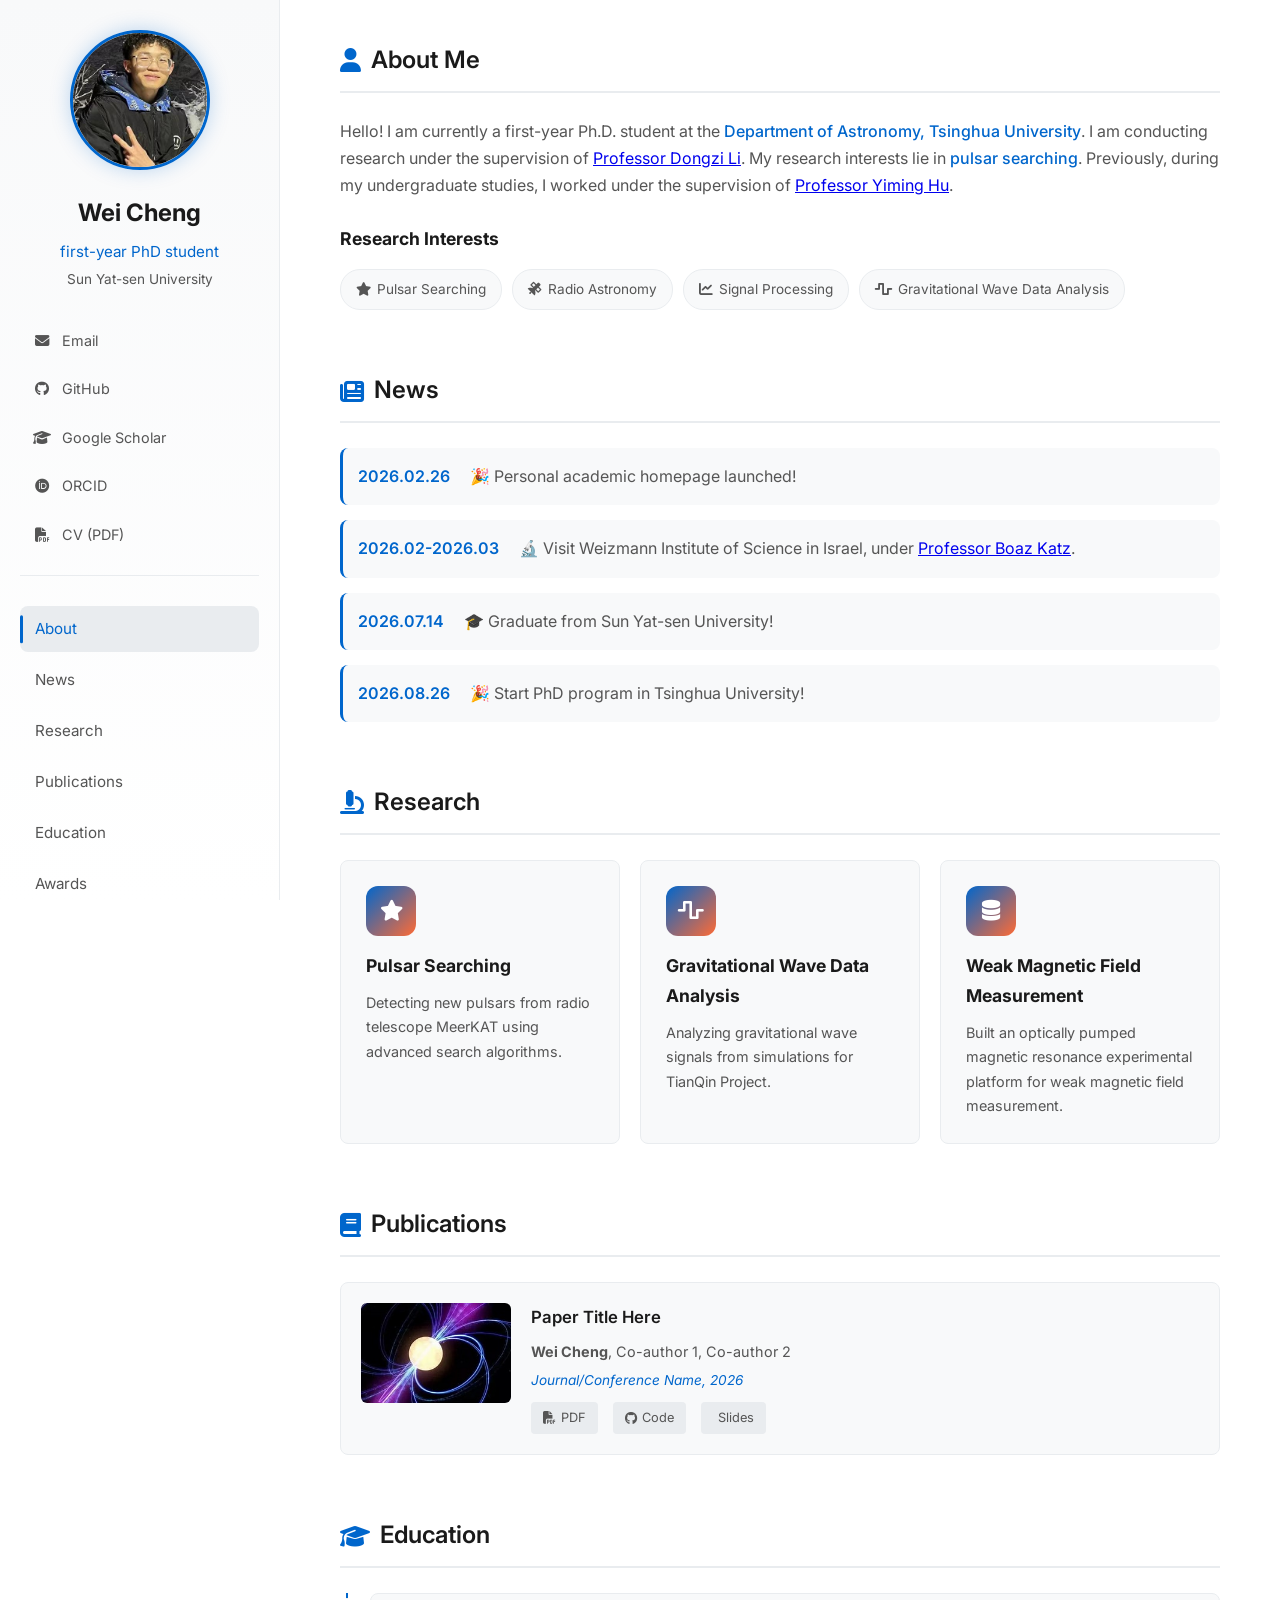
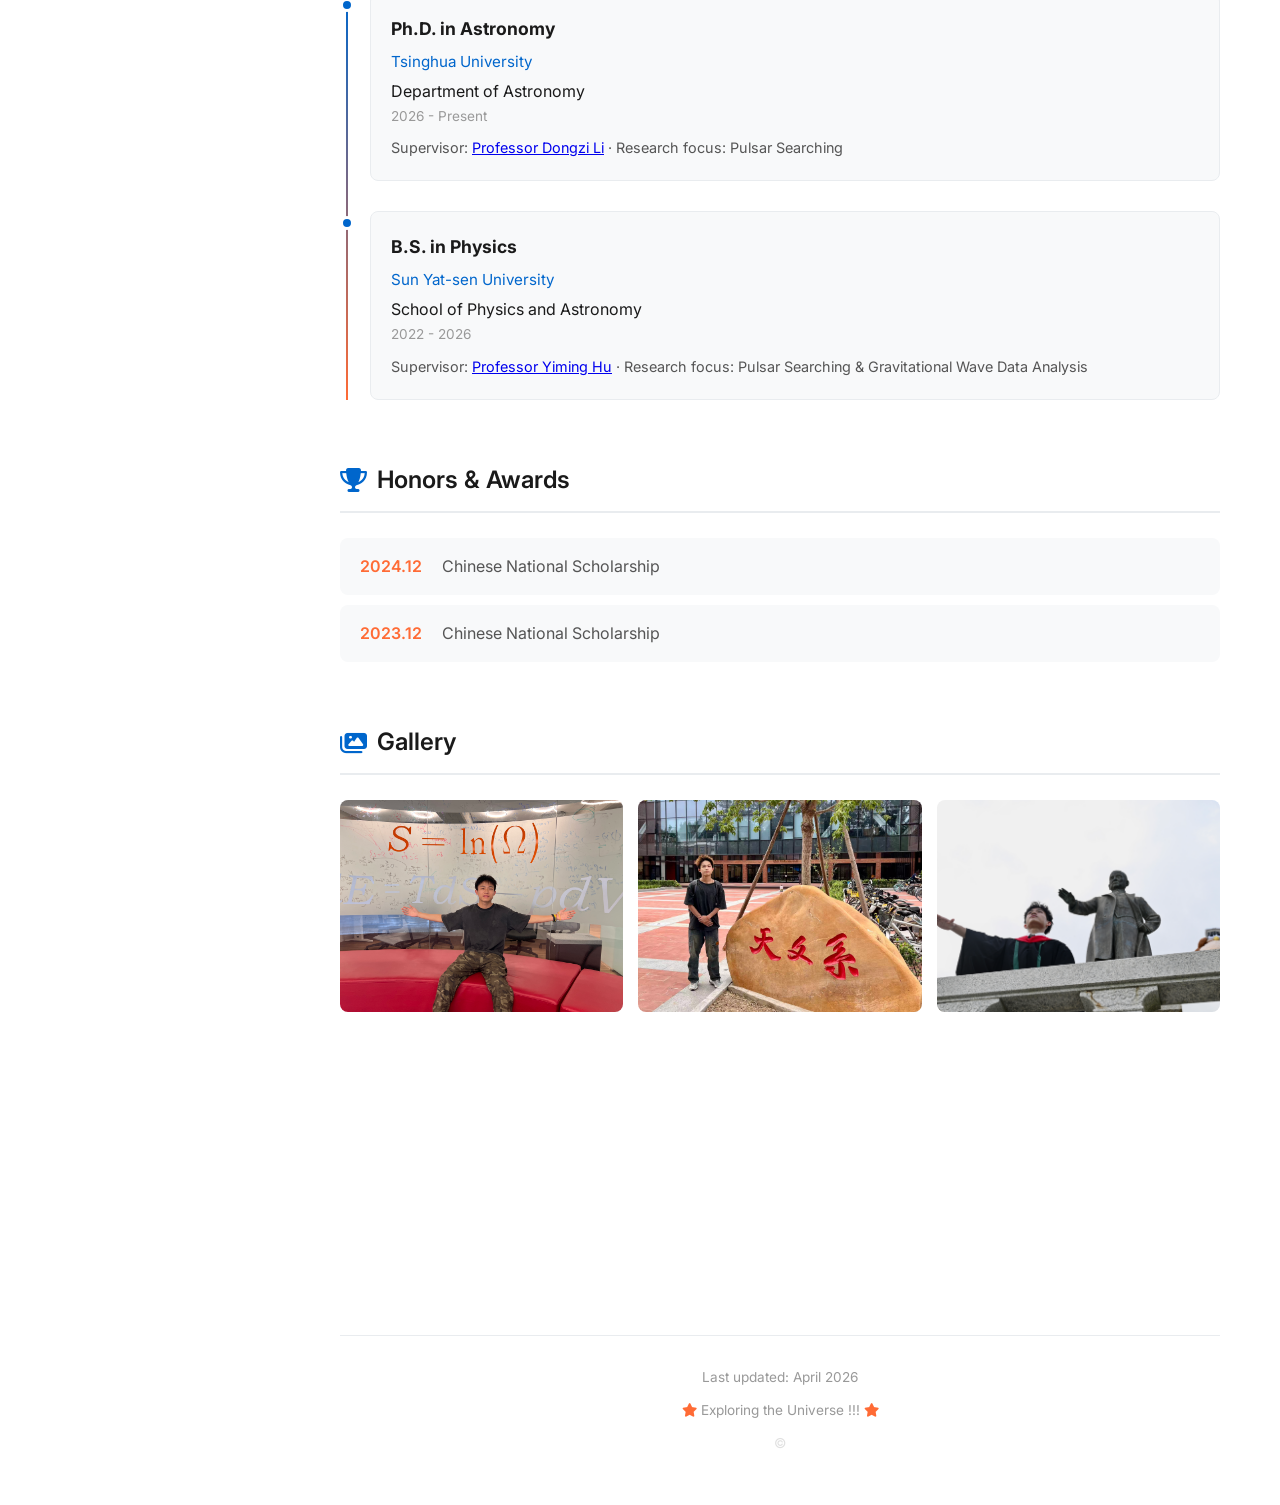
<file: index.html>
<!DOCTYPE html>
<html lang="zh-CN">
<head>
    <meta charset="UTF-8">
    <meta name="viewport" content="width=device-width, initial-scale=1.0">
    <meta name="description" content="Wei Cheng - PhD student at Tsinghua University, Department of Astronomy. Research interests: Pulsar Searching, Gravitational Wave Data Analysis, Radio Astronomy.">
    <meta property="og:title" content="Wei Cheng | Academic Homepage">
    <meta property="og:description" content="PhD student at Tsinghua University. Research in Pulsar Searching & Gravitational Wave Data Analysis.">
    <meta property="og:type" content="website">
    <meta property="og:url" content="https://orammc.github.io/">
    <meta property="og:image" content="https://orammc.github.io/images/profile.jpg">
    <meta name="twitter:card" content="summary">
    <meta name="twitter:title" content="Wei Cheng | Academic Homepage">
    <meta name="twitter:description" content="PhD student at Tsinghua University. Research in Pulsar Searching & Gravitational Wave Data Analysis.">
    <title>Wei Cheng | Academic Homepage</title>
    <link rel="stylesheet" href="css/style.css">
    <link rel="stylesheet" href="https://cdnjs.cloudflare.com/ajax/libs/font-awesome/6.4.0/css/all.min.css">
    <link rel="preconnect" href="https://fonts.googleapis.com">
    <link href="https://fonts.googleapis.com/css2?family=Inter:wght@300;400;500;600;700&display=swap" rel="stylesheet">
</head>
<body>
    <div class="container">
        <!-- 左侧边栏 -->
        <aside class="sidebar">
            <div class="profile">
                <img src="images/profile.jpg" alt="Profile Photo" class="avatar">
                <h1 class="name">Wei Cheng</h1>
                <p class="title">first-year PhD student</p>
                <p class="affiliation">Sun Yat-sen University</p>
            </div>
            
            <div class="contact-info">
                <a href="mailto:chengw66@mail2.sysu.edu.cn" class="contact-item">
                    <i class="fas fa-envelope"></i>
                    <span>Email</span>
                </a>
                <a href="https://github.com/OramMC" target="_blank" class="contact-item">
                    <i class="fab fa-github"></i>
                    <span>GitHub</span>
                </a>
                <a href="https://scholar.google.com/" target="_blank" class="contact-item">
                    <i class="fas fa-graduation-cap"></i>
                    <span>Google Scholar</span>
                </a>
                <a href="https://orcid.org/" target="_blank" class="contact-item">
                    <i class="fab fa-orcid"></i>
                    <span>ORCID</span>
                </a>
                <a href="assets/cv.pdf" download class="contact-item">
                    <i class="fas fa-file-pdf"></i>
                    <span>CV (PDF)</span>
                </a>
            </div>

            <nav class="nav-menu">
                <a href="#about" class="nav-item active">About</a>
                <a href="#news" class="nav-item">News</a>
                <a href="#research" class="nav-item">Research</a>
                <a href="#publications" class="nav-item">Publications</a>
                <a href="#education" class="nav-item">Education</a>
                <a href="#awards" class="nav-item">Awards</a>
                <a href="#gallery" class="nav-item">Gallery</a>
            </nav>

            <div class="sidebar-footer">
                <button class="theme-toggle" onclick="toggleTheme()" title="Toggle dark/light mode" aria-label="Toggle theme">
                    <i class="fas fa-moon" id="theme-icon"></i>
                </button>
                <p>© 2026 Wei Cheng</p>
            </div>
        </aside>

        <!-- 右侧主内容区 -->
        <main class="main-content">
            <!-- About Section -->
            <section id="about" class="section">
                <h2 class="section-title">
                    <i class="fas fa-user"></i> About Me
                </h2>
                <div class="about-content">
                    <p>
                        Hello! I am currently a first-year Ph.D. student at the <span class="highlight">Department of Astronomy, Tsinghua University</span>.
                        I am conducting research under the supervision of <a href="https://dongzili.github.io/" target="_blank" rel="noopener noreferrer">Professor Dongzi Li</a>.
                        My research interests lie in <span class="highlight">pulsar searching</span>.
                        Previously, during my undergraduate studies, I worked under the supervision of <a href="https://yiminghu-sysu.github.io/" target="_blank" rel="noopener noreferrer">Professor Yiming Hu</a>.
                    </p>
                    <div class="research-interests">
                        <h3>Research Interests</h3>
                        <div class="tags">
                            <span class="tag"><i class="fas fa-star"></i> Pulsar Searching</span>
                            <span class="tag"><i class="fas fa-satellite"></i> Radio Astronomy</span>
                            <span class="tag"><i class="fas fa-chart-line"></i> Signal Processing</span>
                            <span class="tag"><i class="fas fa-wave-square"></i> Gravitational Wave Data Analysis</span>
                        </div>
                    </div>
                </div>
            </section>

            <!-- News Section -->
            <section id="news" class="section">
                <h2 class="section-title">
                    <i class="fas fa-newspaper"></i> News
                </h2>
                <div class="news-list">
                    <div class="news-item">
                        <span class="news-date">2026.02.26</span>
                        <span class="news-content">🎉 Personal academic homepage launched!</span>
                    </div>
                    <div class="news-item">
                        <span class="news-date">2026.02-2026.03</span>
                        <span class="news-content">🔬 Visit Weizmann Institute of Science in Israel, under <a href="https://www.weizmann.ac.il/particle/katz/home" target="_blank" rel="noopener noreferrer">Professor Boaz Katz</a>.</span>
                    </div>
                    <div class="news-item">
                        <span class="news-date">2026.07.14</span>
                        <span class="news-content">🎓 Graduate from Sun Yat-sen University!</span>
                    </div>
                    <div class="news-item">
                        <span class="news-date">2026.08.26</span>
                        <span class="news-content">🎉 Start PhD program in Tsinghua University!</span>
                    </div>
                </div>
            </section>

            <!-- Research Section -->
            <section id="research" class="section">
                <h2 class="section-title">
                    <i class="fas fa-microscope"></i> Research
                </h2>
                <div class="research-grid">
                    <div class="research-card">
                        <div class="research-icon">
                            <i class="fas fa-star"></i>
                        </div>
                        <h3>Pulsar Searching</h3>
                        <p>Detecting new pulsars from radio telescope MeerKAT using advanced search algorithms.</p>
                    </div>
                    <div class="research-card">
                        <div class="research-icon">
                            <i class="fas fa-wave-square"></i>
                        </div>
                        <h3>Gravitational Wave Data Analysis</h3>
                        <p>Analyzing gravitational wave signals from simulations for TianQin Project.</p>
                    </div>
                    <div class="research-card">
                        <div class="research-icon">
                            <i class="fas fa-database"></i>
                        </div>
                        <h3>Weak Magnetic Field Measurement</h3>
                        <p>Built an optically pumped magnetic resonance experimental platform for weak magnetic field measurement.</p>
                    </div>
                </div>
            </section>

            <!-- Publications Section -->
            <section id="publications" class="section">
                <h2 class="section-title">
                    <i class="fas fa-book"></i> Publications
                </h2>
                <div class="publications-list">
                    <div class="pub-item">
                        <div class="pub-image">
                            <img src="images/paper1.jpg" alt="Paper thumbnail">
                        </div>
                        <div class="pub-content">
                            <h3 class="pub-title">Paper Title Here</h3>
                            <p class="pub-authors"><strong>Wei Cheng</strong>, Co-author 1, Co-author 2</p>
                            <p class="pub-venue">Journal/Conference Name, 2026</p>
                            <div class="pub-links">
                                <a href="#" class="pub-link"><i class="fas fa-file-pdf"></i> PDF</a>
                                <a href="#" class="pub-link"><i class="fab fa-github"></i> Code</a>
                                <a href="#" class="pub-link"><i class="fas fa-presentation"></i> Slides</a>
                            </div>
                        </div>
                    </div>
                    <!-- 添加更多论文 -->
                </div>
            </section>

            <!-- Education Section -->
            <section id="education" class="section">
                <h2 class="section-title">
                    <i class="fas fa-graduation-cap"></i> Education
                </h2>
                <div class="timeline">
                    <div class="timeline-item">
                        <div class="timeline-dot"></div>
                        <div class="timeline-content">
                            <h3>Ph.D. in Astronomy</h3>
                            <p class="timeline-place">Tsinghua University</p>
                            <p class="timeline-institution">Department of Astronomy</p>
                            <p class="timeline-date">2026 - Present</p>
                            <p class="timeline-desc">Supervisor: <a href="https://dongzili.github.io/" target="_blank" rel="noopener noreferrer">Professor Dongzi Li</a> · Research focus: Pulsar Searching</p>
                        </div>
                    </div>
                    <div class="timeline-item">
                        <div class="timeline-dot"></div>
                        <div class="timeline-content">
                            <h3>B.S. in Physics</h3>
                            <p class="timeline-place">Sun Yat-sen University</p>
                            <p class="timeline-institution">School of Physics and Astronomy</p>
                            <p class="timeline-date">2022 - 2026 </p>
                            <p class="timeline-desc">Supervisor: <a href="https://yiminghu-sysu.github.io/" target="_blank" rel="noopener noreferrer">Professor Yiming Hu</a> · Research focus: Pulsar Searching & Gravitational Wave Data Analysis</p>
                        </div>
                    </div>
                </div>
            </section>

            <!-- Awards Section -->
            <section id="awards" class="section">
                <h2 class="section-title">
                    <i class="fas fa-trophy"></i> Honors & Awards
                </h2>
                <div class="awards-list">
                    <div class="award-item">
                        <span class="award-year">2024.12</span>
                        <span class="award-name">Chinese National Scholarship</span>
                    </div>
                    <div class="award-item">
                        <span class="award-year">2023.12</span>
                        <span class="award-name">Chinese National Scholarship</span>
                    </div>
                </div>
            </section>

            <!-- Gallery Section -->
            <section id="gallery" class="section">
                <h2 class="section-title">
                    <i class="fas fa-images"></i> Gallery
                </h2>
                <div class="gallery-grid">
                    <div class="gallery-item">
                        <img src="images/gallery/photo1.jpg" alt="Gallery photo 1">
                        <div class="gallery-caption">Caption for photo 1</div>
                    </div>
                    <div class="gallery-item">
                        <img src="images/gallery/photo2.jpg" alt="Gallery photo 2">
                        <div class="gallery-caption">Caption for photo 2</div>
                    </div>
                    <div class="gallery-item">
                        <img src="images/gallery/photo3.jpg" alt="Gallery photo 3">
                        <div class="gallery-caption">Caption for photo 3</div>
                    </div>
                </div>
            </section>

            <!-- Weekly Reports Section -->
            <section id="reports" class="section">
                <h2 class="section-title">
                    <i class="fas fa-file-powerpoint"></i> Weekly Reports
                </h2>
                <div class="reports-list">
                    <a href="assets/slides/13.initial_work_2.26.pptx" class="report-item" download>
                        <i class="fas fa-file-powerpoint"></i>
                        <span>Week 13 initial_work - 2026.02.26</span>
                    </a>
                    <a href="assets/slides/12.sideband_peasou_2.19.pptx" class="report-item" download>
                        <i class="fas fa-file-powerpoint"></i>
                        <span>Week 12 sideband_peasou - 2026.02.19</span>
                    </a>
                    <!-- 添加更多周报 -->
                </div>
            </section>

            <!-- Footer -->
            <footer class="main-footer">
                <p>Last updated: April 2026</p>
                <p>
                    <i class="fas fa-star"></i> 
                    Exploring the Universe !!!
                    <i class="fas fa-star"></i>
                </p>
                <p class="footer-secret">
                    <a href="tools/checkin.html" class="secret-link" title="🌟" aria-label="secret">©</a>
                </p>
            </footer>
        </main>
    </div>

    <!-- 星空背景 -->
    <div class="stars"></div>
    <div class="stars2"></div>
    <div class="stars3"></div>

    <script src="js/main.js"></script>
</body>
</html>
</file>
<file: css/style.css>
/* ========================================
   深空配色方案 - Deep Space Theme
   Academic Homepage for OramMC
   ======================================== */

:root {
    /* 亮色主题 - 白色背景 */
    --bg-primary: #ffffff;
    --bg-secondary: #f8f9fa;
    --bg-tertiary: #e9ecef;
    --accent-primary: #0066cc;
    --accent-secondary: #ff6b35;
    --text-primary: #1a1a1a;
    --text-secondary: #555555;
    --text-muted: #999999;
    --avatar-glow: rgba(0, 102, 204, 0.25);
    
    /* 布局变量 */
    --sidebar-width: 280px;
    --content-max-width: 900px;
    --border-radius: 8px;
    --transition: all 0.3s ease;
}

/* 暗色主题 */
body.dark-theme {
    --bg-primary: #0d1117;
    --bg-secondary: #161b22;
    --bg-tertiary: #21262d;
    --accent-primary: #64ffda;
    --accent-secondary: #ffd700;
    --text-primary: #e6edf3;
    --text-secondary: #8b949e;
    --text-muted: #6e7681;
    --avatar-glow: rgba(100, 255, 218, 0.3);
}

/* Reset & Base */
* {
    margin: 0;
    padding: 0;
    box-sizing: border-box;
}

html {
    scroll-behavior: smooth;
}

body {
    font-family: 'Inter', -apple-system, BlinkMacSystemFont, sans-serif;
    background-color: var(--bg-primary);
    color: var(--text-primary);
    line-height: 1.7;
    overflow-x: hidden;
}

/* 星空动画背景 */
.stars, .stars2, .stars3 {
    position: fixed;
    top: 0;
    left: 0;
    width: 100%;
    height: 100%;
    pointer-events: none;
    z-index: 0;
    opacity: 0;
    transition: opacity 0.5s ease;
}

body.dark-theme .stars,
body.dark-theme .stars2,
body.dark-theme .stars3 {
    opacity: 1;
}

.stars {
    background: transparent url('data:image/svg+xml,<svg xmlns="http://www.w3.org/2000/svg" viewBox="0 0 100 100"><circle fill="%23ffffff" cx="50" cy="50" r="1" opacity="0.9"/></svg>') repeat;
    background-size: 100px 100px;
    animation: animateStars 100s linear infinite;
}

.stars2 {
    background: transparent url('data:image/svg+xml,<svg xmlns="http://www.w3.org/2000/svg" viewBox="0 0 100 100"><circle fill="%23ffd700" cx="30" cy="70" r="0.8" opacity="0.8"/></svg>') repeat;
    background-size: 150px 150px;
    animation: animateStars 150s linear infinite;
}

.stars3 {
    background: transparent url('data:image/svg+xml,<svg xmlns="http://www.w3.org/2000/svg" viewBox="0 0 100 100"><circle fill="%2364ffda" cx="70" cy="30" r="0.6" opacity="0.7"/></svg>') repeat;
    background-size: 200px 200px;
    animation: animateStars 200s linear infinite;
}

@keyframes animateStars {
    from { transform: translateY(0); }
    to { transform: translateY(-100%); }
}

/* Container */
.container {
    display: flex;
    min-height: 100vh;
    position: relative;
    z-index: 1;
}

/* ========================================
   左侧边栏
   ======================================== */
.sidebar {
    width: var(--sidebar-width);
    height: 100vh;
    position: fixed;
    left: 0;
    top: 0;
    background: linear-gradient(180deg, var(--bg-secondary) 0%, var(--bg-primary) 100%);
    border-right: 1px solid var(--bg-tertiary);
    padding: 30px 20px;
    display: flex;
    flex-direction: column;
    overflow-y: auto;
    z-index: 100;
}

/* Profile */
.profile {
    text-align: center;
    margin-bottom: 30px;
}

.avatar {
    width: 140px;
    height: 140px;
    border-radius: 50%;
    object-fit: cover;
    border: 3px solid var(--accent-primary);
    margin-bottom: 15px;
    transition: var(--transition);
    box-shadow: 0 0 20px var(--avatar-glow);
}

.avatar:hover {
    transform: scale(1.05);
    box-shadow: 0 0 30px var(--avatar-glow);
}

.name {
    font-size: 1.5rem;
    font-weight: 700;
    color: var(--text-primary);
    margin-bottom: 5px;
}

.title {
    font-size: 0.95rem;
    color: var(--accent-primary);
    margin-bottom: 3px;
}

.affiliation {
    font-size: 0.85rem;
    color: var(--text-secondary);
}

/* Contact Info */
.contact-info {
    display: flex;
    flex-direction: column;
    gap: 8px;
    margin-bottom: 30px;
    padding-bottom: 20px;
    border-bottom: 1px solid var(--bg-tertiary);
}

.contact-item {
    display: flex;
    align-items: center;
    gap: 10px;
    padding: 8px 12px;
    color: var(--text-secondary);
    text-decoration: none;
    border-radius: var(--border-radius);
    transition: var(--transition);
    font-size: 0.9rem;
}

.contact-item:hover {
    background-color: var(--bg-tertiary);
    color: var(--accent-primary);
}

.contact-item i {
    width: 20px;
    text-align: center;
}

/* Navigation */
.nav-menu {
    display: flex;
    flex-direction: column;
    gap: 5px;
    flex-grow: 1;
}

.nav-item {
    padding: 10px 15px;
    color: var(--text-secondary);
    text-decoration: none;
    border-radius: var(--border-radius);
    transition: var(--transition);
    font-size: 0.95rem;
    position: relative;
}

.nav-item:hover,
.nav-item.active {
    background-color: var(--bg-tertiary);
    color: var(--accent-primary);
}

.nav-item.active::before {
    content: '';
    position: absolute;
    left: 0;
    top: 50%;
    transform: translateY(-50%);
    width: 3px;
    height: 60%;
    background-color: var(--accent-primary);
    border-radius: 2px;
}

.sidebar-footer {
    margin-top: auto;
    padding-top: 20px;
    text-align: center;
    font-size: 0.8rem;
    color: var(--text-muted);
}

/* ========================================
   主内容区
   ======================================== */
.main-content {
    margin-left: var(--sidebar-width);
    flex: 1;
    padding: 40px 60px;
    max-width: calc(var(--sidebar-width) + var(--content-max-width) + 120px);
}

/* Section 通用样式 */
.section {
    margin-bottom: 60px;
    animation: fadeInUp 0.6s ease;
}

@keyframes fadeInUp {
    from {
        opacity: 0;
        transform: translateY(20px);
    }
    to {
        opacity: 1;
        transform: translateY(0);
    }
}

.section-title {
    font-size: 1.5rem;
    font-weight: 600;
    color: var(--text-primary);
    margin-bottom: 25px;
    padding-bottom: 10px;
    border-bottom: 2px solid var(--bg-tertiary);
    display: flex;
    align-items: center;
    gap: 10px;
}

.section-title i {
    color: var(--accent-primary);
}

/* About Section */
.about-content p {
    margin-bottom: 15px;
    color: var(--text-secondary);
}

.highlight {
    color: var(--accent-primary);
    font-weight: 500;
}

.research-interests {
    margin-top: 25px;
}

.research-interests h3 {
    font-size: 1.1rem;
    margin-bottom: 15px;
    color: var(--text-primary);
}

.tags {
    display: flex;
    flex-wrap: wrap;
    gap: 10px;
}

.tag {
    display: inline-flex;
    align-items: center;
    gap: 6px;
    padding: 8px 15px;
    background-color: var(--bg-secondary);
    border: 1px solid var(--bg-tertiary);
    border-radius: 20px;
    font-size: 0.85rem;
    color: var(--text-secondary);
    transition: var(--transition);
}

.tag:hover {
    border-color: var(--accent-primary);
    color: var(--accent-primary);
}

/* News Section */
.news-list {
    display: flex;
    flex-direction: column;
    gap: 15px;
}

.news-item {
    display: flex;
    gap: 20px;
    padding: 15px;
    background-color: var(--bg-secondary);
    border-radius: var(--border-radius);
    border-left: 3px solid var(--accent-primary);
}

.news-date {
    color: var(--accent-primary);
    font-weight: 600;
    min-width: 80px;
}

.news-content {
    color: var(--text-secondary);
}

/* Research Section */
.research-grid {
    display: grid;
    grid-template-columns: repeat(auto-fit, minmax(250px, 1fr));
    gap: 20px;
}

.research-card {
    padding: 25px;
    background-color: var(--bg-secondary);
    border-radius: var(--border-radius);
    border: 1px solid var(--bg-tertiary);
    transition: var(--transition);
}

.research-card:hover {
    transform: translateY(-5px);
    border-color: var(--accent-primary);
    box-shadow: 0 10px 30px rgba(0, 0, 0, 0.15);
}

.research-icon {
    width: 50px;
    height: 50px;
    display: flex;
    align-items: center;
    justify-content: center;
    background: linear-gradient(135deg, var(--accent-primary), var(--accent-secondary));
    border-radius: 12px;
    margin-bottom: 15px;
    font-size: 1.3rem;
    color: var(--bg-primary);
}

.research-card h3 {
    font-size: 1.1rem;
    margin-bottom: 10px;
    color: var(--text-primary);
}

.research-card p {
    font-size: 0.9rem;
    color: var(--text-secondary);
}

/* Publications Section */
.publications-list {
    display: flex;
    flex-direction: column;
    gap: 25px;
}

.pub-item {
    display: flex;
    gap: 20px;
    padding: 20px;
    background-color: var(--bg-secondary);
    border-radius: var(--border-radius);
    border: 1px solid var(--bg-tertiary);
    transition: var(--transition);
}

.pub-item:hover {
    border-color: var(--accent-primary);
}

.pub-image {
    flex-shrink: 0;
    width: 150px;
    height: 100px;
    border-radius: 6px;
    overflow: hidden;
    background-color: var(--bg-tertiary);
}

.pub-image img {
    width: 100%;
    height: 100%;
    object-fit: cover;
}

.pub-content {
    flex: 1;
}

.pub-title {
    font-size: 1.05rem;
    font-weight: 600;
    color: var(--text-primary);
    margin-bottom: 8px;
}

.pub-authors {
    font-size: 0.9rem;
    color: var(--text-secondary);
    margin-bottom: 5px;
}

.pub-venue {
    font-size: 0.85rem;
    color: var(--accent-primary);
    font-style: italic;
    margin-bottom: 10px;
}

.pub-links {
    display: flex;
    gap: 15px;
}

.pub-link {
    display: inline-flex;
    align-items: center;
    gap: 5px;
    padding: 5px 12px;
    background-color: var(--bg-tertiary);
    color: var(--text-secondary);
    text-decoration: none;
    border-radius: 4px;
    font-size: 0.8rem;
    transition: var(--transition);
}

.pub-link:hover {
    background-color: var(--accent-primary);
    color: var(--bg-primary);
}

/* Timeline (Education) */
.timeline {
    position: relative;
    padding-left: 30px;
}

.timeline::before {
    content: '';
    position: absolute;
    left: 6px;
    top: 0;
    bottom: 0;
    width: 2px;
    background: linear-gradient(to bottom, var(--accent-primary), var(--accent-secondary));
}

.timeline-item {
    position: relative;
    margin-bottom: 30px;
}

.timeline-dot {
    position: absolute;
    left: -30px;
    top: 5px;
    width: 14px;
    height: 14px;
    background-color: var(--accent-primary);
    border-radius: 50%;
    border: 3px solid var(--bg-primary);
}

.timeline-content {
    padding: 20px;
    background-color: var(--bg-secondary);
    border-radius: var(--border-radius);
    border: 1px solid var(--bg-tertiary);
}

.timeline-content h3 {
    font-size: 1.1rem;
    color: var(--text-primary);
    margin-bottom: 5px;
}

.timeline-place {
    color: var(--accent-primary);
    font-size: 0.95rem;
    margin-bottom: 3px;
}

.timeline-date {
    color: var(--text-muted);
    font-size: 0.85rem;
    margin-bottom: 8px;
}

.timeline-desc {
    color: var(--text-secondary);
    font-size: 0.9rem;
}

/* Awards Section */
.awards-list {
    display: flex;
    flex-direction: column;
    gap: 10px;
}

.award-item {
    display: flex;
    gap: 20px;
    padding: 15px 20px;
    background-color: var(--bg-secondary);
    border-radius: var(--border-radius);
}

.award-year {
    color: var(--accent-secondary);
    font-weight: 600;
    min-width: 50px;
}

.award-name {
    color: var(--text-secondary);
}

/* Gallery Section */
.gallery-grid {
    display: grid;
    grid-template-columns: repeat(auto-fit, minmax(200px, 1fr));
    gap: 15px;
}

.gallery-item {
    position: relative;
    border-radius: var(--border-radius);
    overflow: hidden;
    aspect-ratio: 4/3;
    background-color: var(--bg-secondary);
}

.gallery-item img {
    width: 100%;
    height: 100%;
    object-fit: cover;
    transition: var(--transition);
}

.gallery-item:hover img {
    transform: scale(1.1);
}

.gallery-caption {
    position: absolute;
    bottom: 0;
    left: 0;
    right: 0;
    padding: 10px;
    background: linear-gradient(transparent, rgba(0, 0, 0, 0.8));
    color: white;
    font-size: 0.85rem;
    transform: translateY(100%);
    transition: var(--transition);
}

.gallery-item:hover .gallery-caption {
    transform: translateY(0);
}

/* Reports Section */
.reports-list {
    display: flex;
    flex-direction: column;
    gap: 10px;
}

.report-item {
    display: flex;
    align-items: center;
    gap: 12px;
    padding: 15px 20px;
    background-color: var(--bg-secondary);
    border-radius: var(--border-radius);
    color: var(--text-secondary);
    text-decoration: none;
    transition: var(--transition);
}

.report-item:hover {
    background-color: var(--bg-tertiary);
    color: var(--accent-primary);
}

.report-item i {
    color: var(--accent-secondary);
}

/* Theme Toggle Button */
.theme-toggle {
    background: none;
    border: 1px solid var(--bg-tertiary);
    border-radius: 50%;
    width: 36px;
    height: 36px;
    display: flex;
    align-items: center;
    justify-content: center;
    cursor: pointer;
    color: var(--text-secondary);
    margin: 0 auto 12px;
    transition: all 0.3s ease;
}

.theme-toggle:hover {
    border-color: var(--accent-primary);
    color: var(--accent-primary);
    background-color: var(--bg-tertiary);
}

body.dark-theme .theme-toggle:hover {
    border-color: var(--accent-primary);
    background-color: rgba(100, 255, 218, 0.1);
}

/* Footer */
.main-footer {
    margin-top: 60px;
    padding-top: 30px;
    border-top: 1px solid var(--bg-tertiary);
    text-align: center;
    color: var(--text-muted);
    font-size: 0.85rem;
}

.main-footer p {
    margin-bottom: 10px;
}

.main-footer i {
    color: var(--accent-secondary);
}

/* Footer secret easter egg link */
.footer-secret {
    margin-top: 8px;
}

.secret-link {
    color: var(--text-muted);
    text-decoration: none;
    font-size: 0.85rem;
    opacity: 0.3;
    transition: opacity 0.3s ease;
    display: inline-block;
}

.secret-link:hover {
    opacity: 0;
    color: var(--text-muted);
}

/* ========================================
   暗色主题深空星空卡片光效
   ======================================== */
body.dark-theme .research-card:hover {
    box-shadow: 0 10px 30px rgba(100, 255, 218, 0.1);
}

body.dark-theme .gallery-item:hover img {
    box-shadow: 0 5px 20px rgba(0, 0, 0, 0.5);
}

/* ========================================
   响应式设计
   ======================================== */
@media (max-width: 900px) {
    .sidebar {
        width: 100%;
        height: auto;
        position: relative;
        padding: 20px;
    }

    .main-content {
        margin-left: 0;
        padding: 20px;
    }

    .container {
        flex-direction: column;
    }

    .profile {
        display: flex;
        align-items: center;
        text-align: left;
        gap: 20px;
    }

    .avatar {
        width: 80px;
        height: 80px;
    }

    .contact-info {
        flex-direction: row;
        flex-wrap: wrap;
    }

    .nav-menu {
        flex-direction: row;
        flex-wrap: wrap;
        justify-content: center;
    }

    .pub-item {
        flex-direction: column;
    }

    .pub-image {
        width: 100%;
        height: 150px;
    }
}

@media (max-width: 600px) {
    .research-grid {
        grid-template-columns: 1fr;
    }

    .gallery-grid {
        grid-template-columns: repeat(2, 1fr);
    }

    .tags {
        justify-content: center;
    }
}

/* ========================================
   滚动条样式
   ======================================== */
::-webkit-scrollbar {
    width: 8px;
}

::-webkit-scrollbar-track {
    background: var(--bg-primary);
}

::-webkit-scrollbar-thumb {
    background: var(--bg-tertiary);
    border-radius: 4px;
}

::-webkit-scrollbar-thumb:hover {
    background: var(--accent-primary);
}

/* ========================================
   选中文本样式
   ======================================== */
::selection {
    background-color: var(--accent-primary);
    color: var(--bg-primary);
}

/* ========================================
   暗色主题滚动条
   ======================================== */
body.dark-theme ::-webkit-scrollbar-thumb {
    background: #30363d;
}

body.dark-theme ::-webkit-scrollbar-thumb:hover {
    background: var(--accent-primary);
}
</file>
